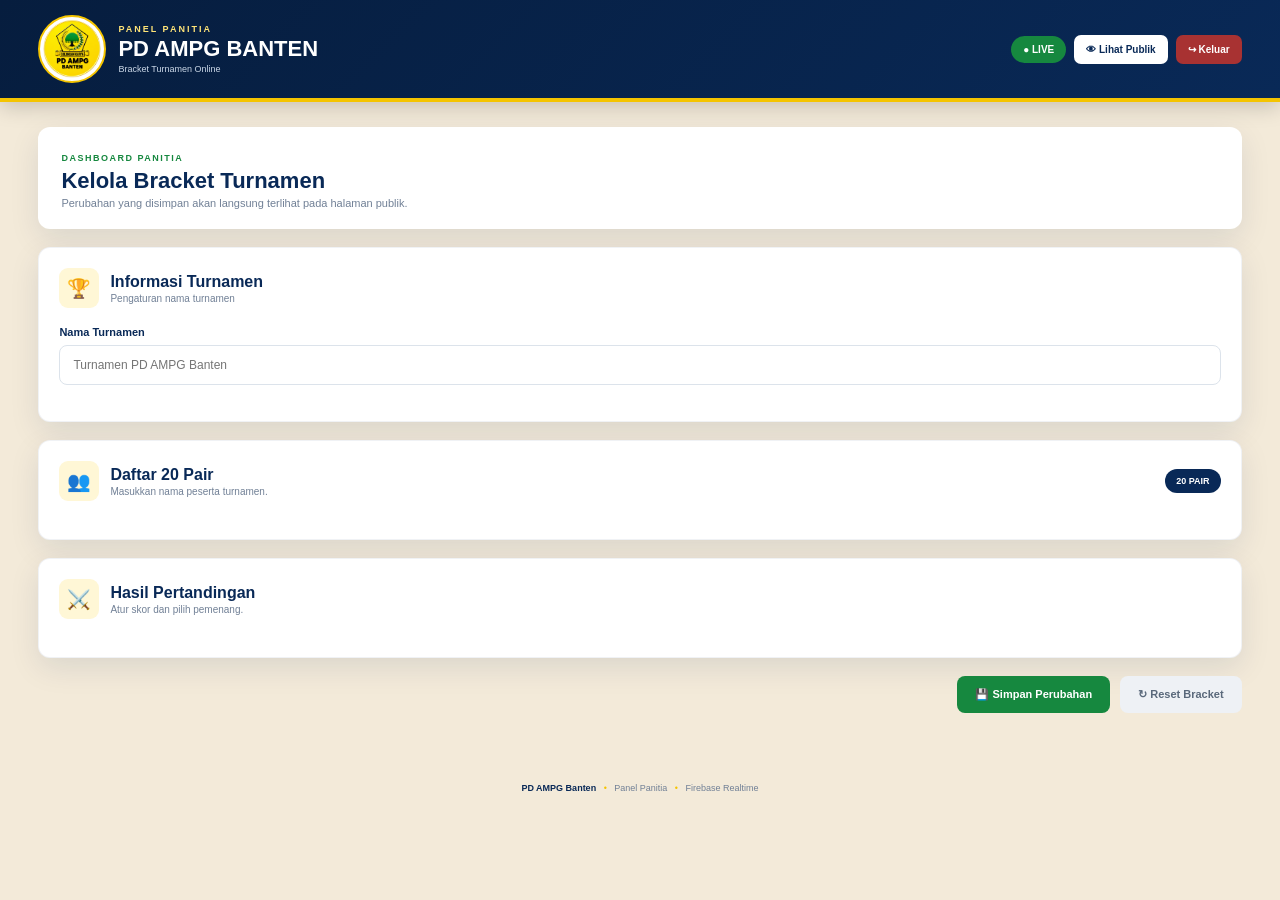
<file: admin-panel.html>
<!DOCTYPE html>
<html lang="id">

<head>

    <meta charset="UTF-8">

    <meta
        name="viewport"
        content="width=device-width, initial-scale=1.0"
    >

    <meta
        name="theme-color"
        content="#092957"
    >

    <title>
        Panel Panitia - PD AMPG Banten
    </title>

    <link
        rel="stylesheet"
        href="admin.css"
    >

</head>


<body class="admin-panel-page">


    <!-- =====================================================
         HEADER
    ====================================================== -->

    <header class="admin-header">

        <div class="admin-header-inner">


            <!-- BRAND -->

            <div class="admin-brand">

                <img
                    src="assets/logo-ampg.png"
                    alt="PD AMPG Banten"
                >

                <div>

                    <div class="admin-brand-small">
                        PANEL PANITIA
                    </div>

                    <h1>
                        PD AMPG BANTEN
                    </h1>

                    <p>
                        Bracket Turnamen Online
                    </p>

                </div>

            </div>


            <!-- ACTION -->

            <div class="admin-header-actions">

                <div class="admin-live">

                    ● LIVE

                </div>


                <a
                    href="index.html"
                    class="public-button"
                >

                    👁 Lihat Publik

                </a>


                <button
                    type="button"
                    id="logout"
                    class="logout-button"
                >

                    ↪ Keluar

                </button>

            </div>

        </div>

    </header>



    <!-- =====================================================
         MAIN
    ====================================================== -->

    <main class="admin-container">


        <!-- =================================================
             PAGE TITLE
        ================================================== -->

        <section class="admin-page-title">

            <div>

                <span>
                    DASHBOARD PANITIA
                </span>

                <h2>
                    Kelola Bracket Turnamen
                </h2>

                <p>
                    Perubahan yang disimpan akan langsung
                    terlihat pada halaman publik.
                </p>

            </div>


            <div
                id="message"
                class="save-message"
            ></div>

        </section>



        <!-- =================================================
             TURNAMEN SETTINGS
        ================================================== -->

        <section class="admin-card">


            <div class="card-heading">

                <div class="card-icon">
                    🏆
                </div>

                <div>

                    <h3>
                        Informasi Turnamen
                    </h3>

                    <p>
                        Pengaturan nama turnamen
                    </p>

                </div>

            </div>


            <div class="form-group">

                <label for="titleInput">
                    Nama Turnamen
                </label>

                <input
                    type="text"
                    id="titleInput"
                    placeholder="Turnamen PD AMPG Banten"
                >

            </div>

        </section>



        <!-- =================================================
             20 PAIR
        ================================================== -->

        <section class="admin-card">


            <div class="card-heading">

                <div class="card-icon">
                    👥
                </div>

                <div>

                    <h3>
                        Daftar 20 Pair
                    </h3>

                    <p>
                        Masukkan nama peserta turnamen.
                    </p>

                </div>


                <div class="pair-counter">

                    20 PAIR

                </div>

            </div>


            <div
                id="teams"
                class="teams-grid"
            >

                <!-- ADMIN.JS -->

            </div>

        </section>



        <!-- =================================================
             PERTANDINGAN
        ================================================== -->

        <section class="admin-card">


            <div class="card-heading">

                <div class="card-icon">
                    ⚔️
                </div>

                <div>

                    <h3>
                        Hasil Pertandingan
                    </h3>

                    <p>
                        Atur skor dan pilih pemenang.
                    </p>

                </div>

            </div>


            <div
                id="matches"
                class="admin-matches"
            >

                <!-- ADMIN.JS -->

            </div>

        </section>



        <!-- =================================================
             ACTION BAR
        ================================================== -->

        <section class="admin-actions">


            <button
                type="button"
                id="save"
                class="save-button"
            >

                💾 Simpan Perubahan

            </button>


            <button
                type="button"
                id="reset"
                class="reset-button"
            >

                ↻ Reset Bracket

            </button>


        </section>


    </main>



    <!-- =====================================================
         FOOTER
    ====================================================== -->

    <footer class="admin-footer">

        <strong>
            PD AMPG Banten
        </strong>

        <span>•</span>

        Panel Panitia

        <span>•</span>

        Firebase Realtime

    </footer>



    <!-- =====================================================
         SCRIPT
    ====================================================== -->

    <script
        type="module"
        src="admin.js"
    ></script>


</body>

</html>
</file>
<file: admin.css>
/* =========================================================
   ADMIN SYSTEM
   PD AMPG BANTEN
========================================================= */

:root {

    --navy: #092957;
    --navy-dark: #061d3e;
    --navy-light: #123d75;

    --gold: #f4c400;
    --gold-light: #ffe477;

    --green: #16883f;
    --green-dark: #0d6b30;

    --red: #b83232;

    --bg: #f3ead9;
    --white: #ffffff;

    --text: #142b4c;
    --muted: #718096;

    --border: #dce3eb;

    --shadow:
        0 10px 30px
        rgba(9, 41, 87, .10);

}


/* =========================================================
   RESET
========================================================= */

* {

    box-sizing: border-box;

    margin: 0;

    padding: 0;

}


body {

    font-family:
        Arial,
        Helvetica,
        sans-serif;

    color:
        var(--text);

}


/* =========================================================
   LOGIN PAGE
========================================================= */

.admin-login-page {

    min-height: 100vh;

    display: flex;

    align-items: center;

    justify-content: center;

    background:
        linear-gradient(
            135deg,
            #061d3e 0%,
            #092957 50%,
            #123d75 100%
        );

    position: relative;

    overflow: hidden;

}


/* =========================================================
   DECORATION
========================================================= */

.login-decoration {

    position: absolute;

    border-radius: 50%;

    opacity: .15;

    background:
        var(--gold);

}


.decoration-one {

    width: 420px;

    height: 420px;

    top: -180px;

    right: -100px;

}


.decoration-two {

    width: 300px;

    height: 300px;

    bottom: -150px;

    left: -80px;

}


/* =========================================================
   LOGIN WRAPPER
========================================================= */

.login-wrapper {

    position: relative;

    z-index: 2;

    width:
        min(430px, 92%);

    text-align:
        center;

}


/* =========================================================
   LOGIN LOGO
========================================================= */

.login-logo {

    margin-bottom:
        15px;

}


.login-logo img {

    width: 105px;

    height: 105px;

    object-fit: contain;

    background: white;

    border-radius: 50%;

    padding: 5px;

    border:
        4px solid
        var(--gold);

    box-shadow:
        0 10px 30px
        rgba(0,0,0,.3);

}


/* =========================================================
   LOGIN TITLE
========================================================= */

.login-label {

    color:
        var(--gold-light);

    font-size:
        11px;

    font-weight:
        900;

    letter-spacing:
        3px;

}


.login-heading h1 {

    color:
        white;

    font-size:
        29px;

    margin:
        5px 0;

    font-weight:
        900;

}


.login-heading p {

    color:
        #dce7f5;

    font-size:
        12px;

    margin-bottom:
        22px;

}


/* =========================================================
   LOGIN CARD
========================================================= */

.login-card {

    background:
        rgba(255,255,255,.98);

    border-radius:
        16px;

    padding:
        25px;

    text-align:
        left;

    box-shadow:
        0 25px 60px
        rgba(0,0,0,.28);

}


/* =========================================================
   LOGIN CARD HEADER
========================================================= */

.login-card-header {

    display:
        flex;

    align-items:
        center;

    gap:
        12px;

    margin-bottom:
        20px;

}


.login-icon {

    width:
        44px;

    height:
        44px;

    display:
        flex;

    align-items:
        center;

    justify-content:
        center;

    border-radius:
        10px;

    background:
        #fff7d6;

    font-size:
        21px;

}


.login-card h2 {

    color:
        var(--navy);

    font-size:
        19px;

}


.login-card-header p {

    color:
        var(--muted);

    font-size:
        10px;

    margin-top:
        3px;

}


/* =========================================================
   FORM
========================================================= */

.form-group {

    margin-bottom:
        16px;

}


.form-group label {

    display:
        block;

    margin-bottom:
        7px;

    color:
        var(--navy);

    font-size:
        11px;

    font-weight:
        800;

}


.form-group input,
#titleInput {

    width:
        100%;

    padding:
        12px 13px;

    border:
        1px solid
        var(--border);

    border-radius:
        8px;

    background:
        white;

    color:
        var(--text);

    outline:
        none;

    font-family:
        inherit;

    font-size:
        12px;

    transition:
        .2s ease;

}


.form-group input:focus,
#titleInput:focus {

    border-color:
        var(--navy);

    box-shadow:
        0 0 0 3px
        rgba(9,41,87,.08);

}


/* =========================================================
   ERROR
========================================================= */

.admin-error {

    display:
        none;

    background:
        #fff0f0;

    border:
        1px solid
        #f2c4c4;

    color:
        var(--red);

    padding:
        10px;

    border-radius:
        7px;

    font-size:
        11px;

    margin-bottom:
        15px;

}


.admin-error:not(:empty) {

    display:
        block;

}


/* =========================================================
   LOGIN BUTTON
========================================================= */

.login-button {

    width:
        100%;

    border:
        none;

    border-radius:
        9px;

    padding:
        13px;

    background:
        var(--navy);

    color:
        white;

    font-size:
        12px;

    font-weight:
        900;

    cursor:
        pointer;

    transition:
        .2s ease;

}


.login-button:hover {

    background:
        var(--navy-light);

    transform:
        translateY(-1px);

}


.login-button:disabled {

    opacity:
        .65;

    cursor:
        wait;

}


/* =========================================================
   BACK PUBLIC
========================================================= */

.back-public {

    display:
        block;

    text-align:
        center;

    margin-top:
        18px;

    color:
        var(--navy);

    font-size:
        11px;

    font-weight:
        800;

    text-decoration:
        none;

}


.back-public:hover {

    color:
        var(--green);

}


/* =========================================================
   LOGIN FOOTER
========================================================= */

.login-footer {

    margin-top:
        20px;

    color:
        rgba(255,255,255,.7);

    font-size:
        9px;

}


.login-footer span {

    margin:
        0 5px;

    color:
        var(--gold);

}


/* =========================================================
   ADMIN PANEL
========================================================= */

.admin-panel-page {

    min-height:
        100vh;

    background:
        #f3ead9;

}


/* =========================================================
   ADMIN HEADER
========================================================= */

.admin-header {

    background:
        linear-gradient(
            135deg,
            var(--navy-dark),
            var(--navy)
        );

    border-bottom:
        4px solid
        var(--gold);

    color:
        white;

    box-shadow:
        0 5px 20px
        rgba(0,0,0,.18);

}


.admin-header-inner {

    width:
        min(1450px,94%);

    margin:
        auto;

    padding:
        15px 0;

    display:
        flex;

    align-items:
        center;

    justify-content:
        space-between;

    gap:
        20px;

}


/* =========================================================
   BRAND
========================================================= */

.admin-brand {

    display:
        flex;

    align-items:
        center;

    gap:
        12px;

}


.admin-brand img {

    width:
        68px;

    height:
        68px;

    object-fit:
        contain;

    background:
        white;

    border-radius:
        50%;

    padding:
        3px;

    border:
        2px solid
        var(--gold);

}


.admin-brand-small {

    color:
        var(--gold-light);

    font-size:
        9px;

    font-weight:
        900;

    letter-spacing:
        2px;

}


.admin-brand h1 {

    font-size:
        22px;

    margin:
        2px 0;

}


.admin-brand p {

    color:
        #cbd8e8;

    font-size:
        9px;

}


/* =========================================================
   HEADER ACTION
========================================================= */

.admin-header-actions {

    display:
        flex;

    align-items:
        center;

    gap:
        8px;

}


.admin-live {

    background:
        var(--green);

    color:
        white;

    padding:
        8px 12px;

    border-radius:
        20px;

    font-size:
        10px;

    font-weight:
        900;

}


.public-button,
.logout-button {

    border:
        none;

    border-radius:
        7px;

    padding:
        9px 12px;

    font-size:
        10px;

    font-weight:
        900;

    text-decoration:
        none;

    cursor:
        pointer;

}


.public-button {

    background:
        white;

    color:
        var(--navy);

}


.logout-button {

    background:
        #a83232;

    color:
        white;

}


.public-button:hover {

    background:
        var(--gold);

}


.logout-button:hover {

    background:
        #8c2424;

}


/* =========================================================
   ADMIN CONTAINER
========================================================= */

.admin-container {

    width:
        min(1250px,94%);

    margin:
        25px auto 50px;

}


/* =========================================================
   PAGE TITLE
========================================================= */

.admin-page-title {

    background:
        white;

    border-radius:
        12px;

    padding:
        20px 23px;

    margin-bottom:
        18px;

    box-shadow:
        var(--shadow);

    display:
        flex;

    align-items:
        center;

    justify-content:
        space-between;

    gap:
        15px;

}


.admin-page-title span {

    color:
        var(--green);

    font-size:
        9px;

    font-weight:
        900;

    letter-spacing:
        1.5px;

}


.admin-page-title h2 {

    color:
        var(--navy);

    font-size:
        22px;

    margin:
        3px 0;

}


.admin-page-title p {

    color:
        var(--muted);

    font-size:
        11px;

}


/* =========================================================
   SAVE MESSAGE
========================================================= */

.save-message {

    color:
        var(--green);

    font-size:
        11px;

    font-weight:
        900;

    text-align:
        right;

}


/* =========================================================
   ADMIN CARD
========================================================= */

.admin-card {

    background:
        white;

    border-radius:
        12px;

    padding:
        20px;

    margin-bottom:
        18px;

    box-shadow:
        var(--shadow);

    border:
        1px solid
        rgba(9,41,87,.06);

}


/* =========================================================
   CARD HEADING
========================================================= */

.card-heading {

    display:
        flex;

    align-items:
        center;

    gap:
        11px;

    margin-bottom:
        18px;

}


.card-icon {

    width:
        40px;

    height:
        40px;

    display:
        flex;

    align-items:
        center;

    justify-content:
        center;

    border-radius:
        9px;

    background:
        #fff7d6;

    font-size:
        19px;

}


.card-heading h3 {

    color:
        var(--navy);

    font-size:
        16px;

}


.card-heading p {

    color:
        var(--muted);

    font-size:
        10px;

    margin-top:
        2px;

}


.pair-counter {

    margin-left:
        auto;

    background:
        var(--navy);

    color:
        white;

    padding:
        7px 11px;

    border-radius:
        20px;

    font-size:
        9px;

    font-weight:
        900;

}


/* =========================================================
   PAIR GRID
========================================================= */

.teams-grid {

    display:
        grid;

    grid-template-columns:
        repeat(4, 1fr);

    gap:
        9px;

}


.teamedit {

    display:
        flex;

    align-items:
        center;

    gap:
        7px;

    padding:
        7px;

    background:
        #f7f9fb;

    border:
        1px solid
        #e3e8ef;

    border-radius:
        7px;

}


.teamedit b {

    width:
        25px;

    height:
        25px;

    display:
        flex;

    align-items:
        center;

    justify-content:
        center;

    border-radius:
        5px;

    background:
        var(--navy);

    color:
        white;

    font-size:
        9px;

}


.teamedit input {

    min-width:
        0;

    flex:
        1;

    border:
        none;

    outline:
        none;

    background:
        transparent;

    color:
        var(--navy);

    font-size:
        10px;

    font-weight:
        700;

}


/* =========================================================
   MATCH GRID
========================================================= */

.admin-matches {

    display:
        grid;

    grid-template-columns:
        repeat(2, 1fr);

    gap:
        12px;

}


.editor {

    background:
        #f8fafc;

    border:
        1px solid
        #dfe6ee;

    border-radius:
        9px;

    padding:
        12px;

}


.editor > b {

    display:
        block;

    color:
        var(--navy);

    font-size:
        10px;

    margin-bottom:
        9px;

}


.row {

    display:
        grid;

    grid-template-columns:
        1fr 65px;

    align-items:
        center;

    gap:
        7px;

    margin-bottom:
        6px;

}


.row span {

    color:
        var(--text);

    font-size:
        10px;

    font-weight:
        700;

    overflow:
        hidden;

    text-overflow:
        ellipsis;

    white-space:
        nowrap;

}


.row input {

    width:
        100%;

    padding:
        7px;

    border:
        1px solid
        #d5dee8;

    border-radius:
        6px;

    text-align:
        center;

    font-size:
        10px;

    outline:
        none;

}


.row input:focus {

    border-color:
        var(--navy);

}


.editor select {

    width:
        100%;

    margin-top:
        4px;

    padding:
        8px;

    border:
        1px solid
        #d5dee8;

    border-radius:
        6px;

    background:
        white;

    color:
        var(--navy);

    font-size:
        10px;

    font-weight:
        700;

}


/* =========================================================
   ACTIONS
========================================================= */

.admin-actions {

    display:
        flex;

    justify-content:
        flex-end;

    gap:
        10px;

    margin-top:
        5px;

}


.save-button,
.reset-button {

    border:
        none;

    border-radius:
        8px;

    padding:
        12px 18px;

    font-size:
        11px;

    font-weight:
        900;

    cursor:
        pointer;

    transition:
        .2s ease;

}


.save-button {

    background:
        var(--green);

    color:
        white;

}


.save-button:hover {

    background:
        var(--green-dark);

    transform:
        translateY(-1px);

}


.reset-button {

    background:
        #eef1f5;

    color:
        #59687a;

}


.reset-button:hover {

    background:
        #e4e8ed;

}


/* =========================================================
   FOOTER
========================================================= */

.admin-footer {

    text-align:
        center;

    padding:
        20px;

    color:
        var(--muted);

    font-size:
        9px;

}


.admin-footer strong {

    color:
        var(--navy);

}


.admin-footer span {

    color:
        var(--gold);

    margin:
        0 5px;

}


/* =========================================================
   RESPONSIVE
========================================================= */

@media (
    max-width: 900px
) {

    .admin-header-inner {

        flex-direction:
            column;

        align-items:
            flex-start;

    }


    .admin-header-actions {

        width:
            100%;

        justify-content:
            flex-start;

        flex-wrap:
            wrap;

    }


    .teams-grid {

        grid-template-columns:
            repeat(2, 1fr);

    }


    .admin-matches {

        grid-template-columns:
            1fr;

    }

}


@media (
    max-width: 550px
) {

    .login-card {

        padding:
            20px;

    }


    .admin-container {

        width:
            94%;

    }


    .admin-page-title {

        flex-direction:
            column;

        align-items:
            flex-start;

    }


    .save-message {

        text-align:
            left;

    }


    .teams-grid {

        grid-template-columns:
            1fr;

    }


    .admin-actions {

        flex-direction:
            column;

    }


    .save-button,
    .reset-button {

        width:
            100%;

    }

}
</file>
